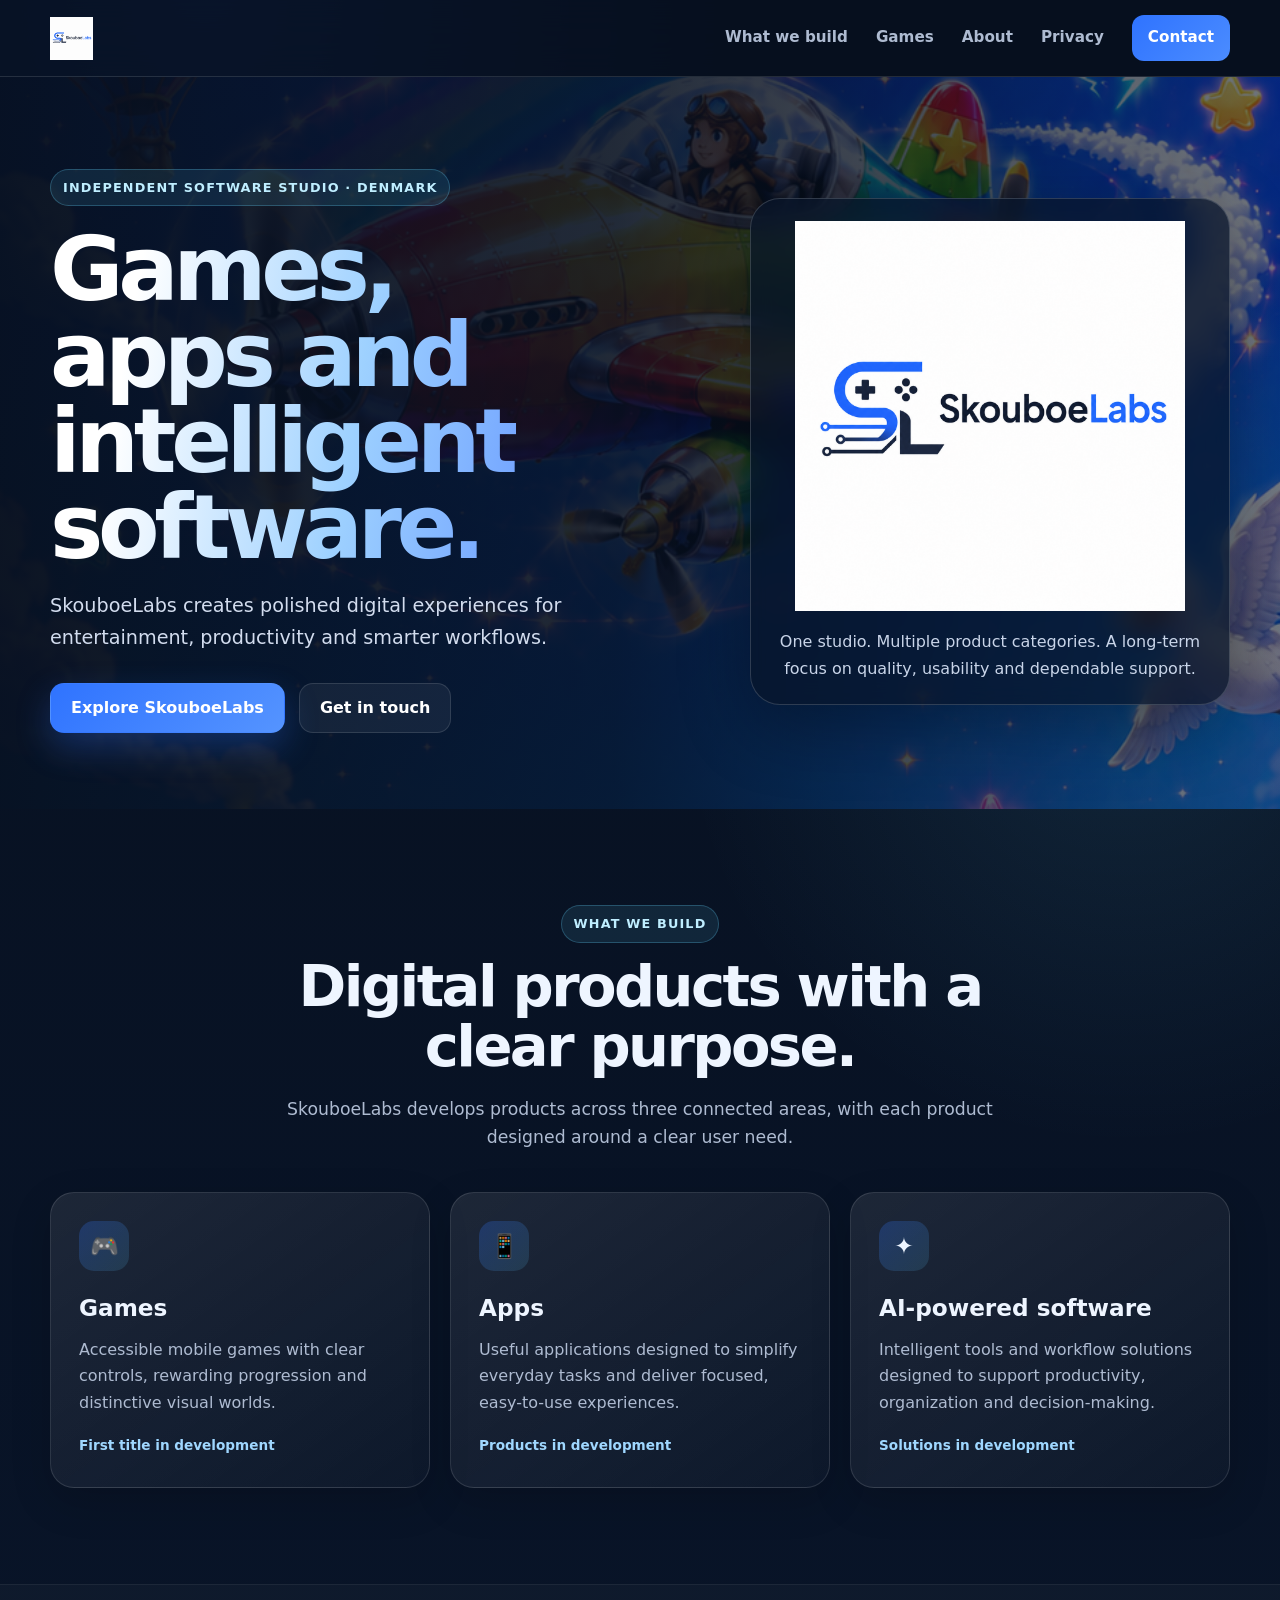
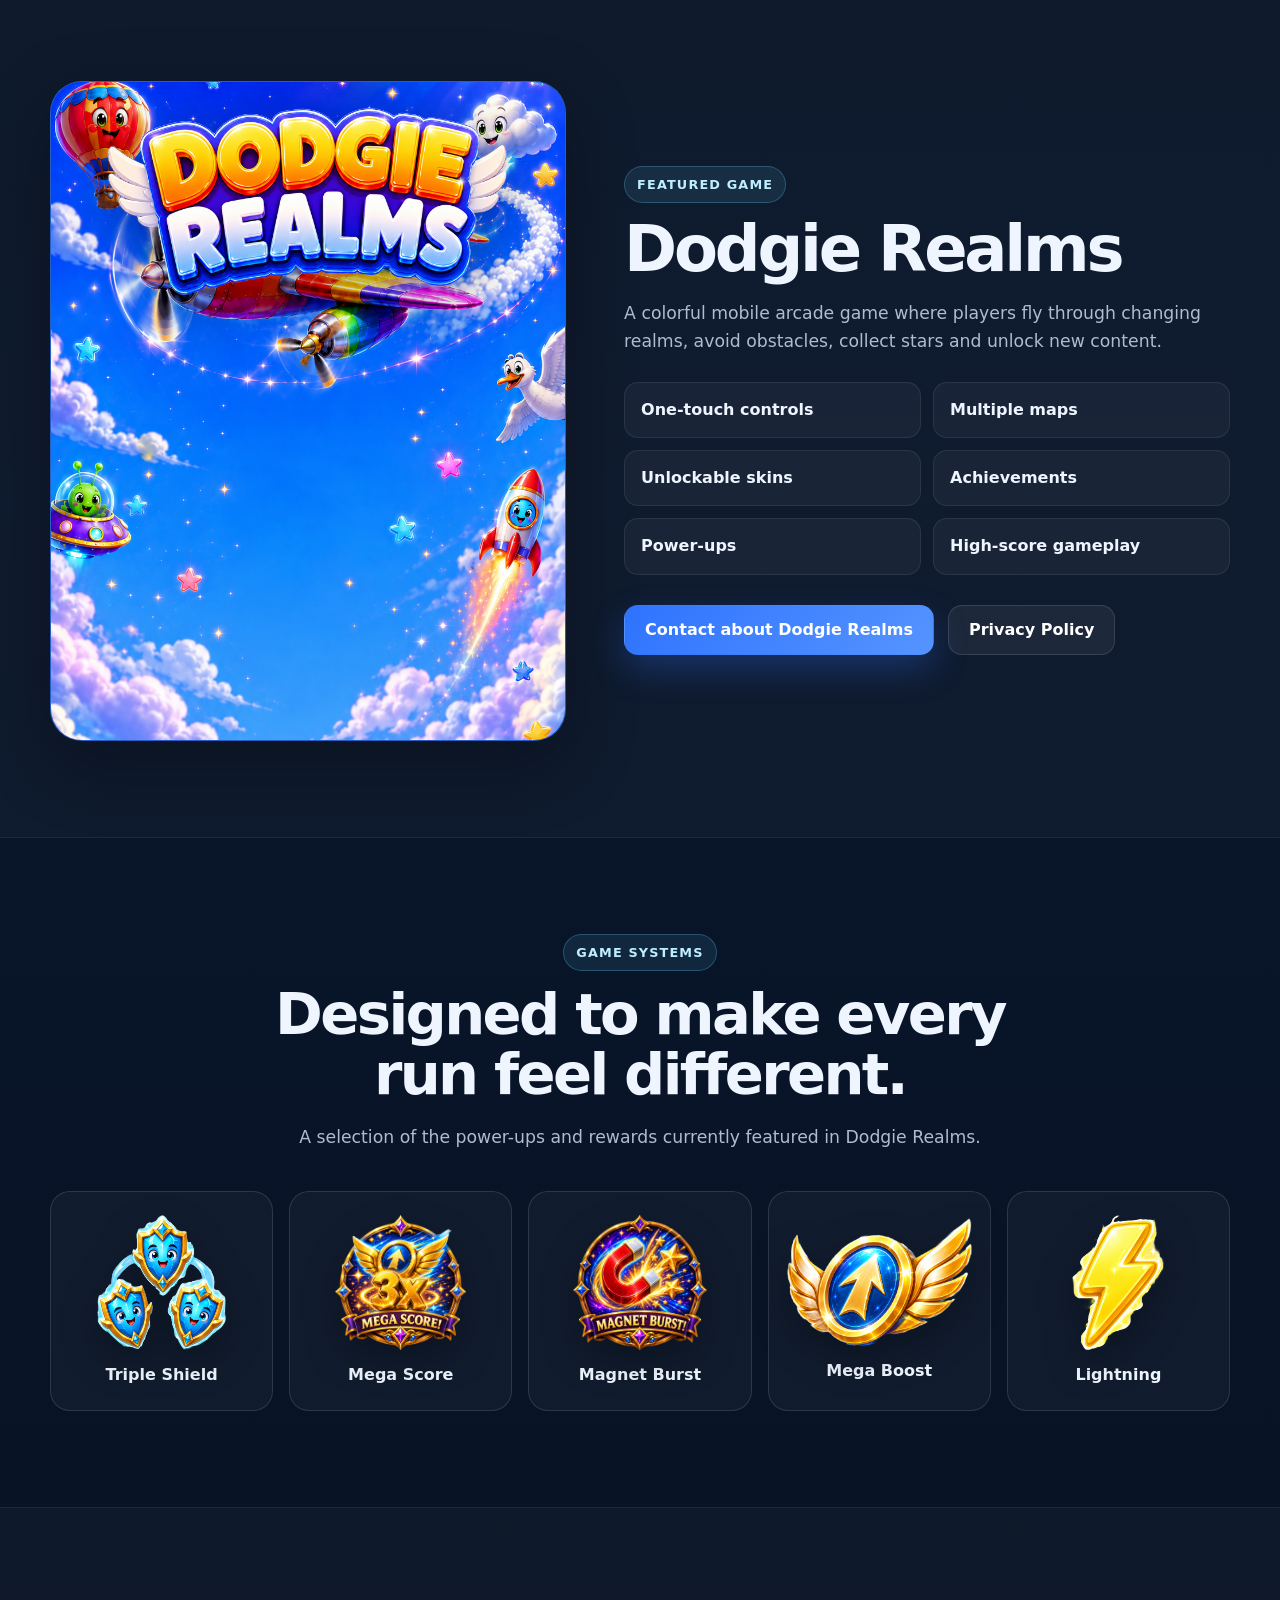
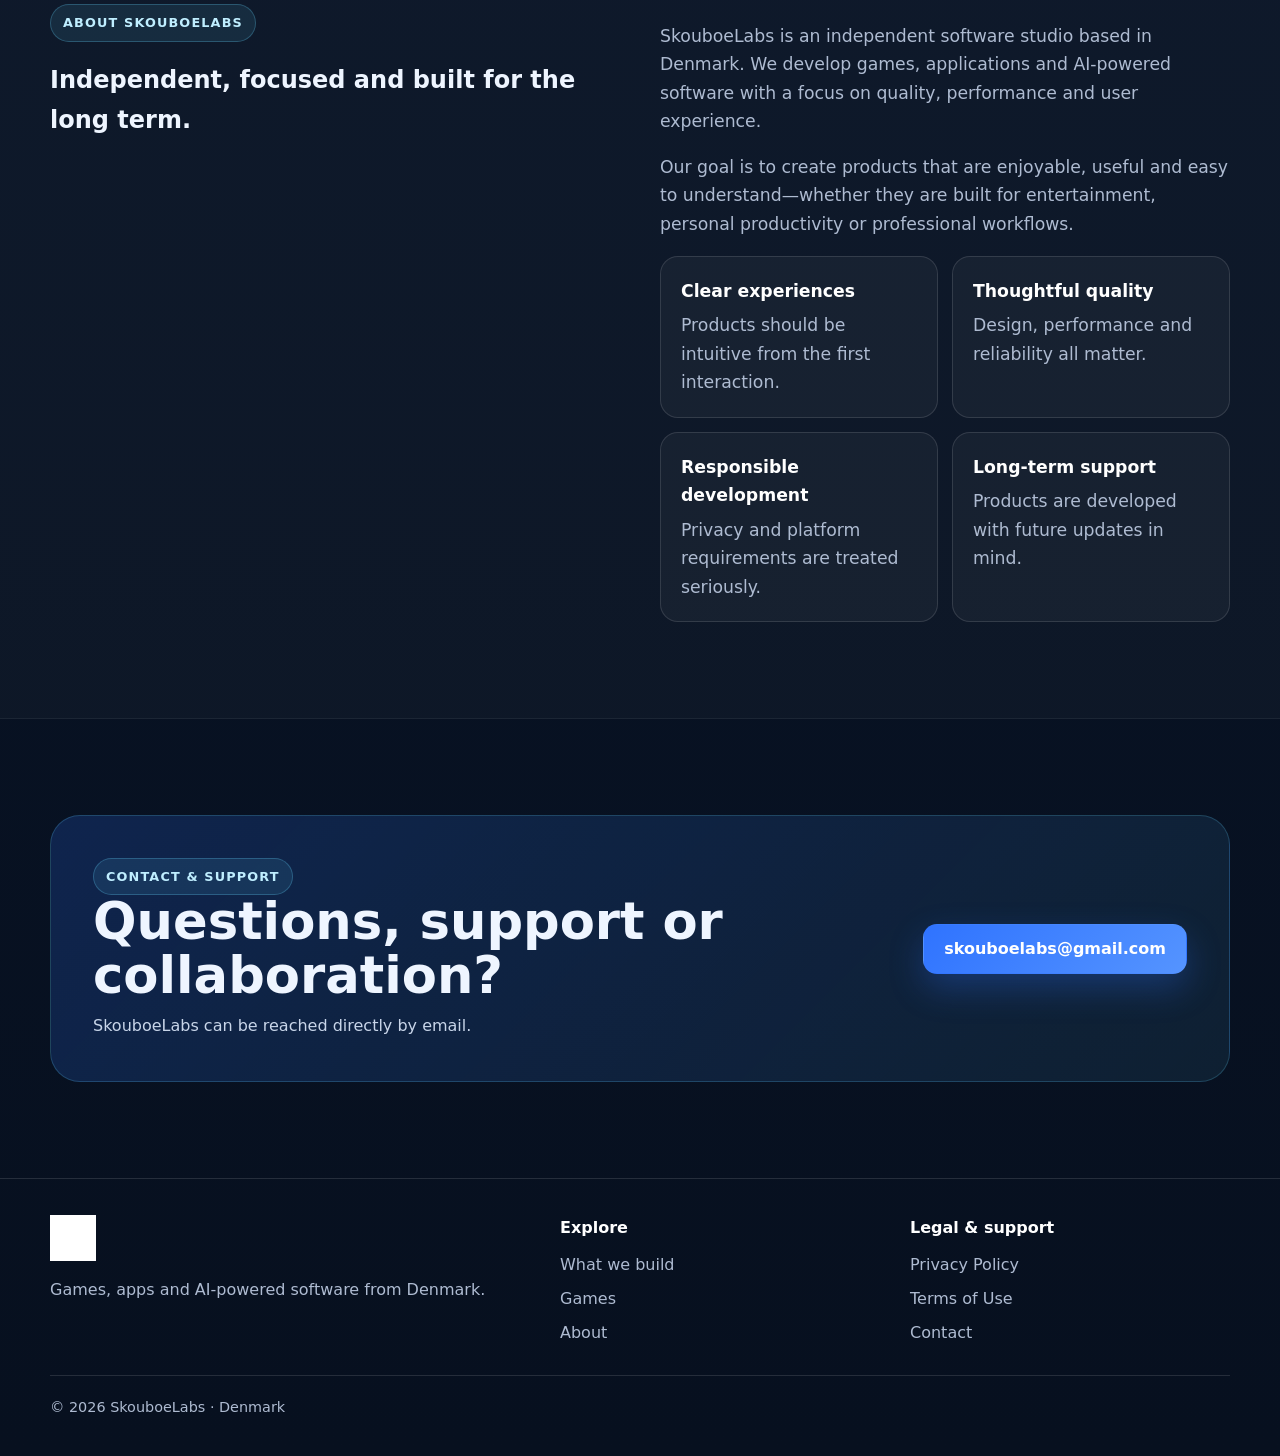
<file: index.html>
<!doctype html><html lang="en"><head><meta charset="utf-8"><meta name="viewport" content="width=device-width,initial-scale=1"><meta name="description" content="SkouboeLabs is an independent software studio in Denmark creating games, apps and AI-powered software."><meta name="theme-color" content="#07101f"><title>SkouboeLabs — Games, Apps & AI Software</title><link rel="stylesheet" href="styles.css"></head><body><header class="site-header"><div class="container nav"><a class="nav-logo" href="#top"><img src="assets/skouboelabs-logo.png" alt="SkouboeLabs"></a><nav class="nav-links"><a href="#services">What we build</a><a href="#games">Games</a><a href="#about">About</a><a href="privacy.html">Privacy</a><a class="nav-cta" href="mailto:skouboelabs@gmail.com">Contact</a></nav></div></header><main id="top"><section class="hero"><img class="hero-bg" src="assets/dodgie-realms-background.png" alt=""><div class="container hero-grid"><div><span class="eyebrow">Independent software studio · Denmark</span><h1 class="gradient">Games, apps and intelligent software.</h1><p class="hero-copy">SkouboeLabs creates polished digital experiences for entertainment, productivity and smarter workflows.</p><div class="actions"><a class="button primary" href="#services">Explore SkouboeLabs</a><a class="button secondary" href="mailto:skouboelabs@gmail.com">Get in touch</a></div></div><aside class="hero-card"><img src="assets/skouboelabs-logo.png" alt="SkouboeLabs logo"><p>One studio. Multiple product categories. A long-term focus on quality, usability and dependable support.</p></aside></div></section><section id="services" class="section"><div class="container"><div class="section-head center"><span class="eyebrow">What we build</span><h2>Digital products with a clear purpose.</h2><p>SkouboeLabs develops products across three connected areas, with each product designed around a clear user need.</p></div><div class="pillars"><article class="pillar"><div class="pillar-mark">🎮</div><h3>Games</h3><p>Accessible mobile games with clear controls, rewarding progression and distinctive visual worlds.</p><span class="status">First title in development</span></article><article class="pillar"><div class="pillar-mark">📱</div><h3>Apps</h3><p>Useful applications designed to simplify everyday tasks and deliver focused, easy-to-use experiences.</p><span class="status">Products in development</span></article><article class="pillar"><div class="pillar-mark">✦</div><h3>AI-powered software</h3><p>Intelligent tools and workflow solutions designed to support productivity, organization and decision-making.</p><span class="status">Solutions in development</span></article></div></div></section><section id="games" class="section alt"><div class="container feature"><div class="game-art"><img class="background" src="assets/dodgie-realms-background.png" alt="Colorful sky scene from Dodgie Realms"><img class="logo" src="assets/dodgie-realms-logo.png" alt="Dodgie Realms"></div><div class="feature-copy"><span class="eyebrow">Featured game</span><h2>Dodgie Realms</h2><p>A colorful mobile arcade game where players fly through changing realms, avoid obstacles, collect stars and unlock new content.</p><div class="feature-list"><div class="feature-item">One-touch controls</div><div class="feature-item">Multiple maps</div><div class="feature-item">Unlockable skins</div><div class="feature-item">Achievements</div><div class="feature-item">Power-ups</div><div class="feature-item">High-score gameplay</div></div><div class="actions"><a class="button primary" href="mailto:skouboelabs@gmail.com?subject=Dodgie%20Realms">Contact about Dodgie Realms</a><a class="button secondary" href="privacy.html">Privacy Policy</a></div></div></div></section><section class="section"><div class="container"><div class="section-head center"><span class="eyebrow">Game systems</span><h2>Designed to make every run feel different.</h2><p>A selection of the power-ups and rewards currently featured in Dodgie Realms.</p></div><div class="powerups"><article class="powerup"><img src="assets/triple-shield.png" alt="Triple shield power-up"><strong>Triple Shield</strong></article><article class="powerup"><img src="assets/mega-score.png" alt="Mega score power-up"><strong>Mega Score</strong></article><article class="powerup"><img src="assets/magnet-burst.png" alt="Magnet burst power-up"><strong>Magnet Burst</strong></article><article class="powerup"><img src="assets/mega-boost.png" alt="Mega boost power-up"><strong>Mega Boost</strong></article><article class="powerup"><img src="assets/lightning.png" alt="Lightning power-up"><strong>Lightning</strong></article></div></div></section><section id="about" class="section alt"><div class="container about-grid"><div><span class="eyebrow">About SkouboeLabs</span><h2>Independent, focused and built for the long term.</h2></div><div class="about-copy"><p>SkouboeLabs is an independent software studio based in Denmark. We develop games, applications and AI-powered software with a focus on quality, performance and user experience.</p><p>Our goal is to create products that are enjoyable, useful and easy to understand—whether they are built for entertainment, personal productivity or professional workflows.</p><div class="values"><div class="value"><strong>Clear experiences</strong><span>Products should be intuitive from the first interaction.</span></div><div class="value"><strong>Thoughtful quality</strong><span>Design, performance and reliability all matter.</span></div><div class="value"><strong>Responsible development</strong><span>Privacy and platform requirements are treated seriously.</span></div><div class="value"><strong>Long-term support</strong><span>Products are developed with future updates in mind.</span></div></div></div></div></section><section class="section"><div class="container contact"><div><span class="eyebrow">Contact & support</span><h2>Questions, support or collaboration?</h2><p>SkouboeLabs can be reached directly by email.</p></div><a class="button primary" href="mailto:skouboelabs@gmail.com">skouboelabs@gmail.com</a></div></section></main><footer><div class="container"><div class="footer-grid"><div><img class="footer-logo" src="assets/skouboelabs-logo.png" alt="SkouboeLabs"><p>Games, apps and AI-powered software from Denmark.</p></div><div><div class="footer-title">Explore</div><div class="footer-links"><a href="#services">What we build</a><a href="#games">Games</a><a href="#about">About</a></div></div><div><div class="footer-title">Legal & support</div><div class="footer-links"><a href="privacy.html">Privacy Policy</a><a href="terms.html">Terms of Use</a><a href="mailto:skouboelabs@gmail.com">Contact</a></div></div></div><div class="copyright">© 2026 SkouboeLabs · Denmark</div></div></footer></body></html>
</file>
<file: styles.css>
:root{--bg:#07101f;--bg2:#0d1b35;--text:#eef5ff;--muted:#aebbd1;--line:rgba(255,255,255,.12);--blue:#2f73ff;--cyan:#65d8ff;--shadow:0 22px 70px rgba(0,0,0,.30);--radius:24px}*{box-sizing:border-box}html{scroll-behavior:smooth}body{margin:0;font-family:Inter,ui-sans-serif,system-ui,-apple-system,BlinkMacSystemFont,"Segoe UI",sans-serif;color:var(--text);background:radial-gradient(circle at 16% 0%,rgba(47,115,255,.25),transparent 34rem),radial-gradient(circle at 88% 15%,rgba(101,216,255,.10),transparent 28rem),linear-gradient(180deg,#07101f 0%,#09152a 45%,#07101f 100%);line-height:1.65}a{color:inherit}img{display:block;max-width:100%}.container{width:min(1180px,calc(100% - 40px));margin-inline:auto}.site-header{position:sticky;top:0;z-index:100;background:rgba(7,16,31,.80);backdrop-filter:blur(18px);border-bottom:1px solid var(--line)}.nav{min-height:76px;display:flex;align-items:center;justify-content:space-between;gap:24px}.nav-logo img{height:43px;width:auto}.nav-links{display:flex;align-items:center;gap:28px}.nav-links a{text-decoration:none;color:var(--muted);font-weight:700;font-size:.95rem}.nav-links a:hover{color:white}.nav-cta{color:white!important;background:linear-gradient(135deg,var(--blue),#4b8cff);padding:10px 16px;border-radius:12px}.hero{position:relative;overflow:hidden;padding:92px 0 76px;min-height:720px;display:flex;align-items:center}.hero::after{content:"";position:absolute;inset:0;background:linear-gradient(90deg,rgba(7,16,31,.96),rgba(7,16,31,.80) 48%,rgba(7,16,31,.20));pointer-events:none}.hero-bg{position:absolute;inset:0;width:100%;height:100%;object-fit:cover;object-position:center 34%;opacity:.54}.hero-grid{position:relative;z-index:2;display:grid;grid-template-columns:1.05fr .95fr;gap:58px;align-items:center}.eyebrow{display:inline-flex;padding:7px 12px;border-radius:999px;background:rgba(101,216,255,.10);border:1px solid rgba(101,216,255,.25);color:#bfeeff;font-size:.8rem;font-weight:800;letter-spacing:.09em;text-transform:uppercase}.hero h1{font-size:clamp(3.4rem,7vw,6.7rem);line-height:.96;letter-spacing:-.06em;margin:20px 0}.gradient{background:linear-gradient(100deg,#fff 15%,#9ed1ff 52%,#5b8cff 96%);-webkit-background-clip:text;background-clip:text;color:transparent}.hero-copy{font-size:1.2rem;color:#d2dcee;max-width:690px}.actions{display:flex;flex-wrap:wrap;gap:14px;margin-top:30px}.button{display:inline-flex;align-items:center;justify-content:center;min-height:50px;padding:0 20px;border-radius:14px;text-decoration:none;font-weight:800;border:1px solid transparent}.button.primary{background:linear-gradient(135deg,var(--blue),#5594ff);color:white;box-shadow:0 14px 34px rgba(47,115,255,.28)}.button.secondary{background:rgba(255,255,255,.06);border-color:var(--line);color:white}.hero-card{margin-left:auto;width:min(480px,100%);background:rgba(8,20,41,.72);border:1px solid rgba(255,255,255,.16);box-shadow:var(--shadow);border-radius:30px;padding:22px;backdrop-filter:blur(12px)}.hero-card img{width:90%;margin:0 auto 18px}.hero-card p{margin:0;color:#c9d5e9;text-align:center}.section{padding:96px 0}.section.alt{background:rgba(255,255,255,.025);border-block:1px solid rgba(255,255,255,.06)}.section-head{max-width:760px;margin-bottom:40px}.section-head.center{text-align:center;margin-inline:auto}.section-head h2{font-size:clamp(2.25rem,4.5vw,4rem);line-height:1.05;letter-spacing:-.045em;margin:14px 0}.section-head p{color:var(--muted);font-size:1.08rem}.pillars{display:grid;grid-template-columns:repeat(3,1fr);gap:20px}.pillar{min-height:290px;padding:28px;border-radius:var(--radius);border:1px solid var(--line);background:linear-gradient(145deg,rgba(255,255,255,.085),rgba(255,255,255,.025));box-shadow:0 14px 40px rgba(0,0,0,.16)}.pillar-mark{width:50px;height:50px;border-radius:15px;display:grid;place-items:center;background:linear-gradient(135deg,rgba(47,115,255,.25),rgba(101,216,255,.13));font-size:1.45rem}.pillar h3{font-size:1.45rem;margin:18px 0 10px}.pillar p{color:var(--muted);margin:0}.status{display:inline-block;margin-top:18px;color:#9fd7ff;font-weight:800;font-size:.85rem}.feature{display:grid;grid-template-columns:.92fr 1.08fr;gap:58px;align-items:center}.game-art{position:relative;border-radius:32px;overflow:hidden;border:1px solid var(--line);box-shadow:var(--shadow);min-height:660px;background:#0a48bb}.game-art .background{position:absolute;inset:0;width:100%;height:100%;object-fit:cover}.game-art .logo{position:absolute;top:26px;left:50%;transform:translateX(-50%);width:78%;filter:drop-shadow(0 15px 30px rgba(0,0,0,.36))}.feature-copy h2{font-size:clamp(2.6rem,5vw,4.8rem);line-height:1;margin:14px 0;letter-spacing:-.05em}.feature-copy p{color:var(--muted);font-size:1.08rem}.feature-list{display:grid;grid-template-columns:repeat(2,1fr);gap:12px;margin:26px 0}.feature-item{padding:14px 16px;border-radius:14px;background:rgba(255,255,255,.045);border:1px solid rgba(255,255,255,.08);font-weight:750}.powerups{display:grid;grid-template-columns:repeat(5,1fr);gap:16px}.powerup{min-height:220px;padding:18px;border-radius:20px;border:1px solid var(--line);background:rgba(255,255,255,.035);display:flex;flex-direction:column;align-items:center;justify-content:center;text-align:center}.powerup img{max-height:135px;object-fit:contain;filter:drop-shadow(0 14px 18px rgba(0,0,0,.28))}.powerup strong{display:block;margin-top:12px}.about-grid{display:grid;grid-template-columns:1fr 1fr;gap:40px;align-items:start}.about-copy{font-size:1.08rem;color:var(--muted)}.values{display:grid;grid-template-columns:1fr 1fr;gap:14px}.value{padding:20px;border-radius:18px;border:1px solid var(--line);background:rgba(255,255,255,.04)}.value strong{display:block;margin-bottom:6px;color:white}.contact{padding:42px;border-radius:30px;background:linear-gradient(135deg,rgba(47,115,255,.20),rgba(101,216,255,.08));border:1px solid rgba(101,216,255,.20);display:flex;justify-content:space-between;align-items:center;gap:28px}.contact h2{font-size:clamp(2rem,4vw,3.4rem);line-height:1.05;margin:0 0 10px}.contact p{color:#c8d5e9;margin:0}footer{border-top:1px solid var(--line);padding:36px 0;color:var(--muted)}.footer-grid{display:grid;grid-template-columns:1.5fr 1fr 1fr;gap:30px}.footer-logo{height:46px;width:auto;margin-bottom:14px;filter:brightness(0) invert(1)}.footer-title{color:white;font-weight:850;margin-bottom:10px}.footer-links{display:flex;flex-direction:column;gap:8px}.footer-links a{color:var(--muted);text-decoration:none}.copyright{border-top:1px solid var(--line);margin-top:28px;padding-top:20px;font-size:.9rem}.legal-hero{padding:78px 0 24px}.legal-shell{width:min(900px,calc(100% - 40px));margin-inline:auto;padding-bottom:100px}.legal-shell h1{font-size:clamp(3rem,7vw,5.5rem);letter-spacing:-.06em;line-height:1;margin:14px 0}.legal-shell h2{margin-top:42px;font-size:1.5rem}.legal-shell p,.legal-shell li{color:var(--muted)}.notice{padding:18px 20px;border-radius:16px;background:rgba(47,115,255,.10);border:1px solid rgba(47,115,255,.24)}.legal-shell a{color:#8fc7ff}@media(max-width:980px){.nav-links{gap:16px}.hero-grid,.feature,.about-grid{grid-template-columns:1fr}.hero{min-height:auto}.hero::after{background:rgba(7,16,31,.82)}.hero-card{margin:16px auto 0}.pillars{grid-template-columns:1fr}.powerups{grid-template-columns:repeat(3,1fr)}.game-art{min-height:560px}}@media(max-width:680px){.container{width:min(100% - 26px,1180px)}.nav-links{display:none}.hero{padding-top:66px}.hero h1{font-size:3.1rem}.section{padding:72px 0}.powerups{grid-template-columns:repeat(2,1fr)}.feature-list,.values{grid-template-columns:1fr}.contact{align-items:flex-start;flex-direction:column}.footer-grid{grid-template-columns:1fr}}
</file>
